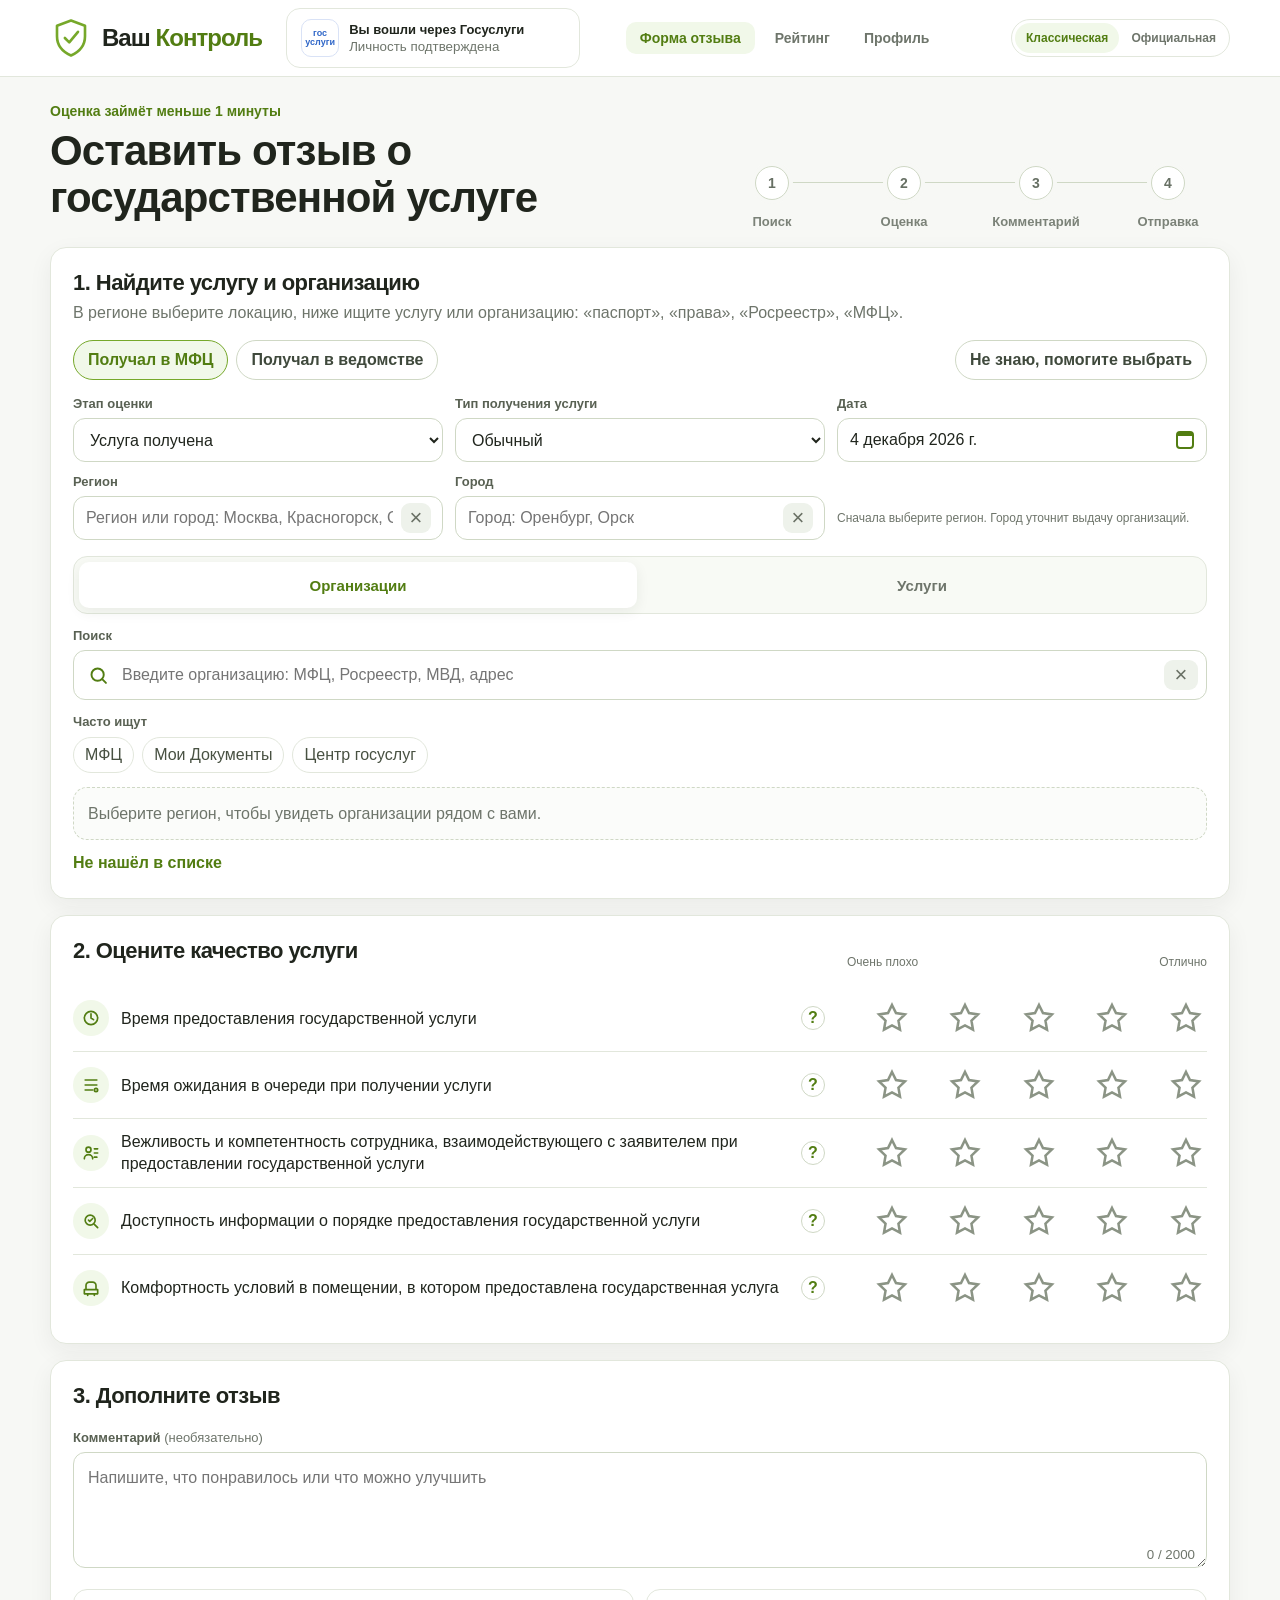
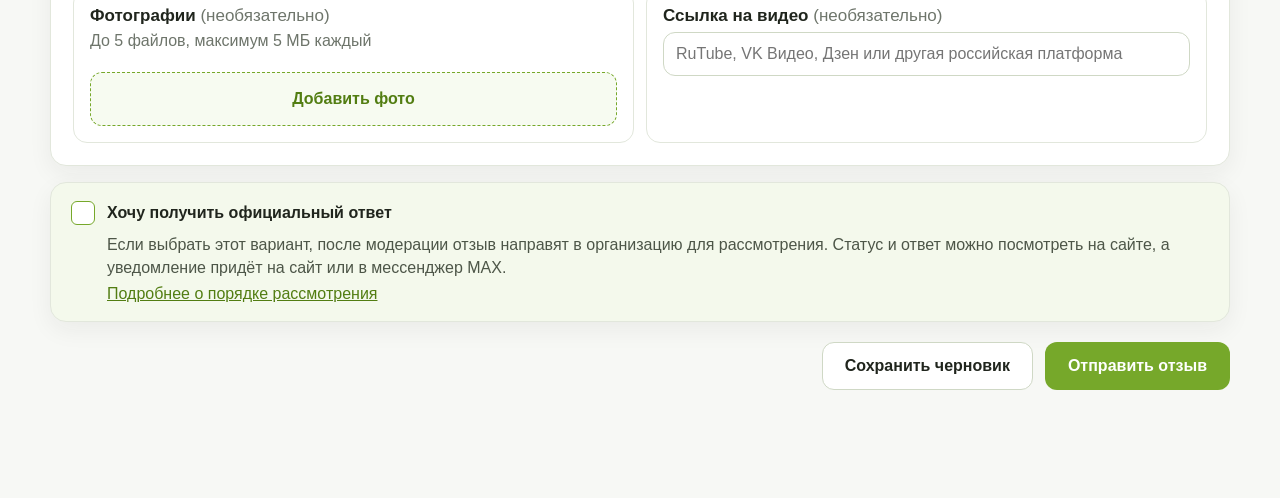
<file: index.html>
<!doctype html>
<html lang="ru">
<head>
  <meta charset="UTF-8" />
  <meta name="viewport" content="width=device-width, initial-scale=1.0" />
  <meta name="color-scheme" content="light" />
  <meta name="darkreader-lock" />
  <title>Ваш Контроль — форма отзыва</title>
  <link rel="icon" type="image/svg+xml" href="favicon.svg" />
  <link rel="stylesheet" href="styles.css" />
  <link rel="stylesheet" href="theme-gosuslugi.css" />
</head>
<body class="theme-classic">
  <header class="topbar">
    <div class="topbar__inner">
      <a class="brand" href="#" aria-label="Ваш Контроль">
        <span class="brand__icon" aria-hidden="true">
          <svg viewBox="0 0 48 48"><path d="M24 4 40 10v12c0 10.6-6.5 17.8-16 22C14.5 39.8 8 32.6 8 22V10L24 4Z"/><path d="m17 24 5 5 10-12"/></svg>
        </span>
        <span class="brand__name">Ваш <b>Контроль</b></span>
      </a>

      <div class="auth-pill">
        <span class="gos-logo">гос<br>услуги</span>
        <span><b>Вы вошли через Госуслуги</b><small>Личность подтверждена</small></span>
      </div>

      <nav class="nav-links">
        <a href="index.html" class="is-current">Форма отзыва</a>
        <a href="ratings.html">Рейтинг</a>
        <a href="profile.html">Профиль</a>
      </nav>

      <div class="topbar__tools">
        <div class="theme-switcher" aria-label="Цветовая тема">
          <button class="is-active" type="button" data-theme-option="classic" aria-pressed="true">Классическая</button>
          <button type="button" data-theme-option="official" aria-pressed="false">Официальная</button>
        </div>
        <button class="menu-btn" type="button" aria-label="Открыть меню"><span></span><span></span><span></span></button>
      </div>
    </div>
  </header>

  <main class="page">
    <section class="intro">
      <div>
        <p class="kicker">Оценка займёт меньше 1 минуты</p>
        <h1>Оставить отзыв о государственной услуге</h1>
        
      </div>
      <div class="steps" aria-label="Этапы формы">
        <span class="step is-active" data-step-indicator="search">1 <b>Поиск</b></span>
        <span class="step" data-step-indicator="rating">2 <b>Оценка</b></span>
        <span class="step" data-step-indicator="details">3 <b>Комментарий</b></span>
        <span class="step" data-step-indicator="send">4 <b>Отправка</b></span>
      </div>
    </section>

    <form id="reviewForm" class="review-form" novalidate>
      <section class="card search-card" aria-labelledby="searchTitle">
        <div class="card__head">
          <div>
            <h2 id="searchTitle">1. Найдите услугу и организацию</h2>
            <p>В регионе выберите локацию, ниже ищите услугу или организацию: «паспорт», «права», «Росреестр», «МФЦ».</p>
          </div>
          
        </div>

        <div class="controls-row" aria-label="Тип поиска">
          <label class="segmented"><input type="radio" name="searchMode" value="mfc" checked><span>Получал в МФЦ</span></label>
          <label class="segmented"><input type="radio" name="searchMode" value="department"><span>Получал в ведомстве</span></label>
          <label class="segmented segmented--fallback"><input type="radio" name="searchMode" value="any"><span>Не знаю, помогите выбрать</span></label>
        </div>

        <div class="meta-grid">
          <label class="field">
            <span>Этап оценки</span>
            <select id="stage">
              <option value="service_received">Услуга получена</option>
              <option value="application_submitted">Подано заявление</option>
              <option value="service_not_received">Услуга не получена</option>
            </select>
          </label>
          <label class="field">
            <span>Тип получения услуги</span>
            <select id="receiveType">
              <option value="offline">Обычный</option>
              <option value="online">Электронный</option>
            </select>
          </label>
          <label class="field field--date">
            <span>Дата</span>
            <button id="serviceDateButton" class="date-field" type="button" aria-expanded="false" aria-controls="datePicker">
              <span id="serviceDateText"></span>
              <span class="date-field__icon" aria-hidden="true"></span>
            </button>
            <input id="serviceDate" type="hidden" />
            <div id="datePicker" class="date-picker" hidden></div>
          </label>
          <label class="field field--region region-combobox">
            <span>Регион</span>
            <div class="combo">
              <input
                id="regionInput"
                autocomplete="off"
                placeholder="Регион или город: Москва, Красногорск, Оренбург"
                role="combobox"
                aria-expanded="false"
                aria-controls="regionDropdown"
                aria-describedby="regionHint"
              />
              <button id="clearRegion" type="button" aria-label="Очистить регион">×</button>
            </div>
            <div id="regionDropdown" class="combo-dropdown" hidden></div>
          </label>
          <label class="field field--city city-combobox">
            <span>Город</span>
            <div class="combo">
              <input
                id="cityInput"
                autocomplete="off"
                placeholder="Город: Оренбург, Орск"
                role="combobox"
                aria-expanded="false"
                aria-controls="cityDropdown"
              />
              <button id="clearCity" type="button" aria-label="Очистить город">×</button>
            </div>
            <div id="cityDropdown" class="combo-dropdown" hidden></div>
          </label>
          <div class="region-hint-cell">
            <small id="regionHint" class="field-hint" hidden></small>
          </div>
        </div>
        <p class="error" id="dateError" hidden>Проверьте дату получения услуги.</p>

        <div class="search-tabs" id="searchTabs" role="tablist" aria-label="Раздел поиска">
          <button class="search-tab is-active" type="button" role="tab" aria-selected="true" data-search-tab="organizations">Организации</button>
          <button class="search-tab" type="button" role="tab" aria-selected="false" data-search-tab="services">Услуги</button>
        </div>

        <div class="search-box">
          <label for="mainSearch">Поиск</label>
          <div class="search-input-wrap">
            <svg viewBox="0 0 24 24" aria-hidden="true"><circle cx="11" cy="11" r="7"/><path d="m16.5 16.5 4 4"/></svg>
            <input id="mainSearch" autocomplete="off" placeholder="Введите организацию: МФЦ, Росреестр, МВД, адрес" />
            <button id="clearSearch" type="button" aria-label="Очистить поиск">×</button>
          </div>
        </div>

        <div class="quick-tags-wrap" aria-label="Быстрые примеры поиска">
          <span class="quick-tags__title">Часто ищут</span>
          <div class="quick-tags" id="quickTags"></div>
        </div>

        <div class="search-results" id="searchResults" aria-live="polite"></div>

        <div class="search-footer-action">
          <button class="text-btn" id="reportCatalogProblem" type="button">Не нашёл в списке</button>
        </div>

        <div class="selected-box" id="selectedBox" hidden>
          <div class="selected-box__item selected-box__item--org">
            <span class="selected-box__badge selected-box__badge--org" aria-hidden="true">Организация</span>
            <div class="selected-box__content">
              <b id="selectedOrgName"></b>
              <small id="selectedOrgMeta"></small>
            </div>
          </div>
          <div class="selected-box__item selected-box__item--service">
            <span class="selected-box__badge" aria-hidden="true">Услуга</span>
            <div class="selected-box__content">
              <b id="selectedServiceName"></b>
              <small id="selectedServiceMeta"></small>
            </div>
          </div>
          <button class="selected-box__edit" type="button" id="changeSelection">Изменить</button>
        </div>
        <p class="error" id="selectionError" hidden>Выберите услугу и организацию из списка. Так отзыв будет привязан правильно.</p>
      </section>

      <section class="card rating-card" aria-labelledby="ratingTitle">
        <div class="card__head card__head--inline">
          <div>
            <h2 id="ratingTitle">2. Оцените качество услуги</h2>
            
          </div>
          <div class="scale-note"><span>Очень плохо</span><span>Отлично</span></div>
        </div>
        <div class="ratings" id="ratings"></div>
        <p class="error" id="ratingError" hidden>Поставьте оценку по каждому параметру.</p>
      </section>

      <section class="card details-card" aria-labelledby="detailsTitle">
        <div class="card__head">
          <div>
            <h2 id="detailsTitle">3. Дополните отзыв</h2>
            
          </div>

        </div>

        <label class="field field--textarea">
          <span>Комментарий <em>(необязательно)</em></span>
          <textarea id="comment" maxlength="2000" placeholder="Напишите, что понравилось или что можно улучшить"></textarea>
          <small><span id="commentCounter">0</span> / 2000</small>
        </label>

        <div class="details-grid">
          <section class="mini-card">
            <h3>Фотографии <span>(необязательно)</span></h3>
            <p>До 5 файлов, максимум 5 МБ каждый</p>
            <div class="photos" id="photosPreview"></div>
            <label class="upload-zone" id="photoZone">
              <input id="photos" type="file" accept="image/*" multiple />
              <span>Добавить фото</span>
            </label>
            <p class="error" id="photoError" hidden>Можно добавить до 5 изображений по 5 МБ.</p>
          </section>

          <section class="mini-card">
            <h3>Ссылка на видео <span>(необязательно)</span></h3>
            <label class="field field--plain">
              <input id="video" type="url" placeholder="RuTube, VK Видео, Дзен или другая российская платформа" />
            </label>
            <p class="error" id="videoError" hidden>Проверьте ссылку на видео.</p>
          </section>
        </div>
      </section>

      <section class="notice-card" aria-labelledby="officialAnswerTitle">
        <label class="check-row">
          <input id="officialAnswer" type="checkbox" />
          <span aria-hidden="true"></span>
          <b id="officialAnswerTitle">Хочу получить официальный ответ</b>
        </label>
        <div class="moderation" id="moderationNotice" hidden>
          <svg viewBox="0 0 48 48" aria-hidden="true"><path d="M24 4 40 10v12c0 10.6-6.5 17.8-16 22C14.5 39.8 8 32.6 8 22V10L24 4Z"/><path d="m17 24 5 5 10-12"/></svg>
          <span>Отзыв проверит модератор. После проверки он появится на портале.</span>
        </div>
        <p>Если выбрать этот вариант, после модерации отзыв направят в организацию для рассмотрения. Статус и ответ можно посмотреть на сайте, а уведомление придёт на сайт или в мессенджер MAX.</p>
        <a href="#" onclick="return false;">Подробнее о порядке рассмотрения</a>
      </section>

      <div class="form-actions">
        <div class="action-buttons">
          <button class="btn btn--secondary" type="button" id="saveDraft">Сохранить черновик</button>
          <button class="btn btn--primary" type="submit">Отправить отзыв</button>
        </div>
      </div>
    </form>
  </main>

  <dialog id="resultDialog" class="dialog">
    <div class="dialog__content">
      <button class="dialog__close" id="closeDialog" type="button" aria-label="Закрыть">×</button>
      <span class="dialog__icon" aria-hidden="true">✓</span>
      <h2>Отзыв отправлен</h2>
      <p>Спасибо. Отзыв принят и отправлен на модерацию.</p>
      <p class="dialog-status">Дальше вы сможете посмотреть статус отзыва на сайте. Если подключены уведомления, сообщение также придёт в мессенджер MAX.</p>
      <div class="dialog__badge" id="dialogBadge" hidden></div>
      <pre id="payload" hidden></pre>
      <div class="dialog__buttons">
        <button class="btn btn--secondary" type="button" id="editAgain">Вернуться к форме</button>
        <button class="btn btn--primary" type="button" id="resetForm">Очистить форму</button>
      </div>
      <p class="dialog-links"><a href="profile.html">Профиль и достижения</a> · <a href="ratings.html">Рейтинг организаций</a></p>
    </div>
  </dialog>

  <dialog id="catalogDialog" class="dialog">
    <div class="dialog__content dialog__content--small">
      <button class="dialog__close" id="closeCatalogDialog" type="button" aria-label="Закрыть">×</button>
      <h2>Не нашли услугу или организацию?</h2>
      <p>Опишите, что вы искали. Сообщение поможет уточнить справочник услуг и организаций.</p>
      <label class="field field--textarea">
        <span>Что вы искали</span>
        <textarea id="catalogProblemText" maxlength="500" placeholder="Например: МФЦ на улице..., услуга..., ведомство..."></textarea>
      </label>
      <button class="btn btn--primary" id="sendCatalogProblem" type="button">Отправить сообщение</button>
    </div>
  </dialog>

  <div class="toast" id="toast" role="status" aria-live="polite"></div>

  <script src="script.js"></script>
</body>
</html>
</file>
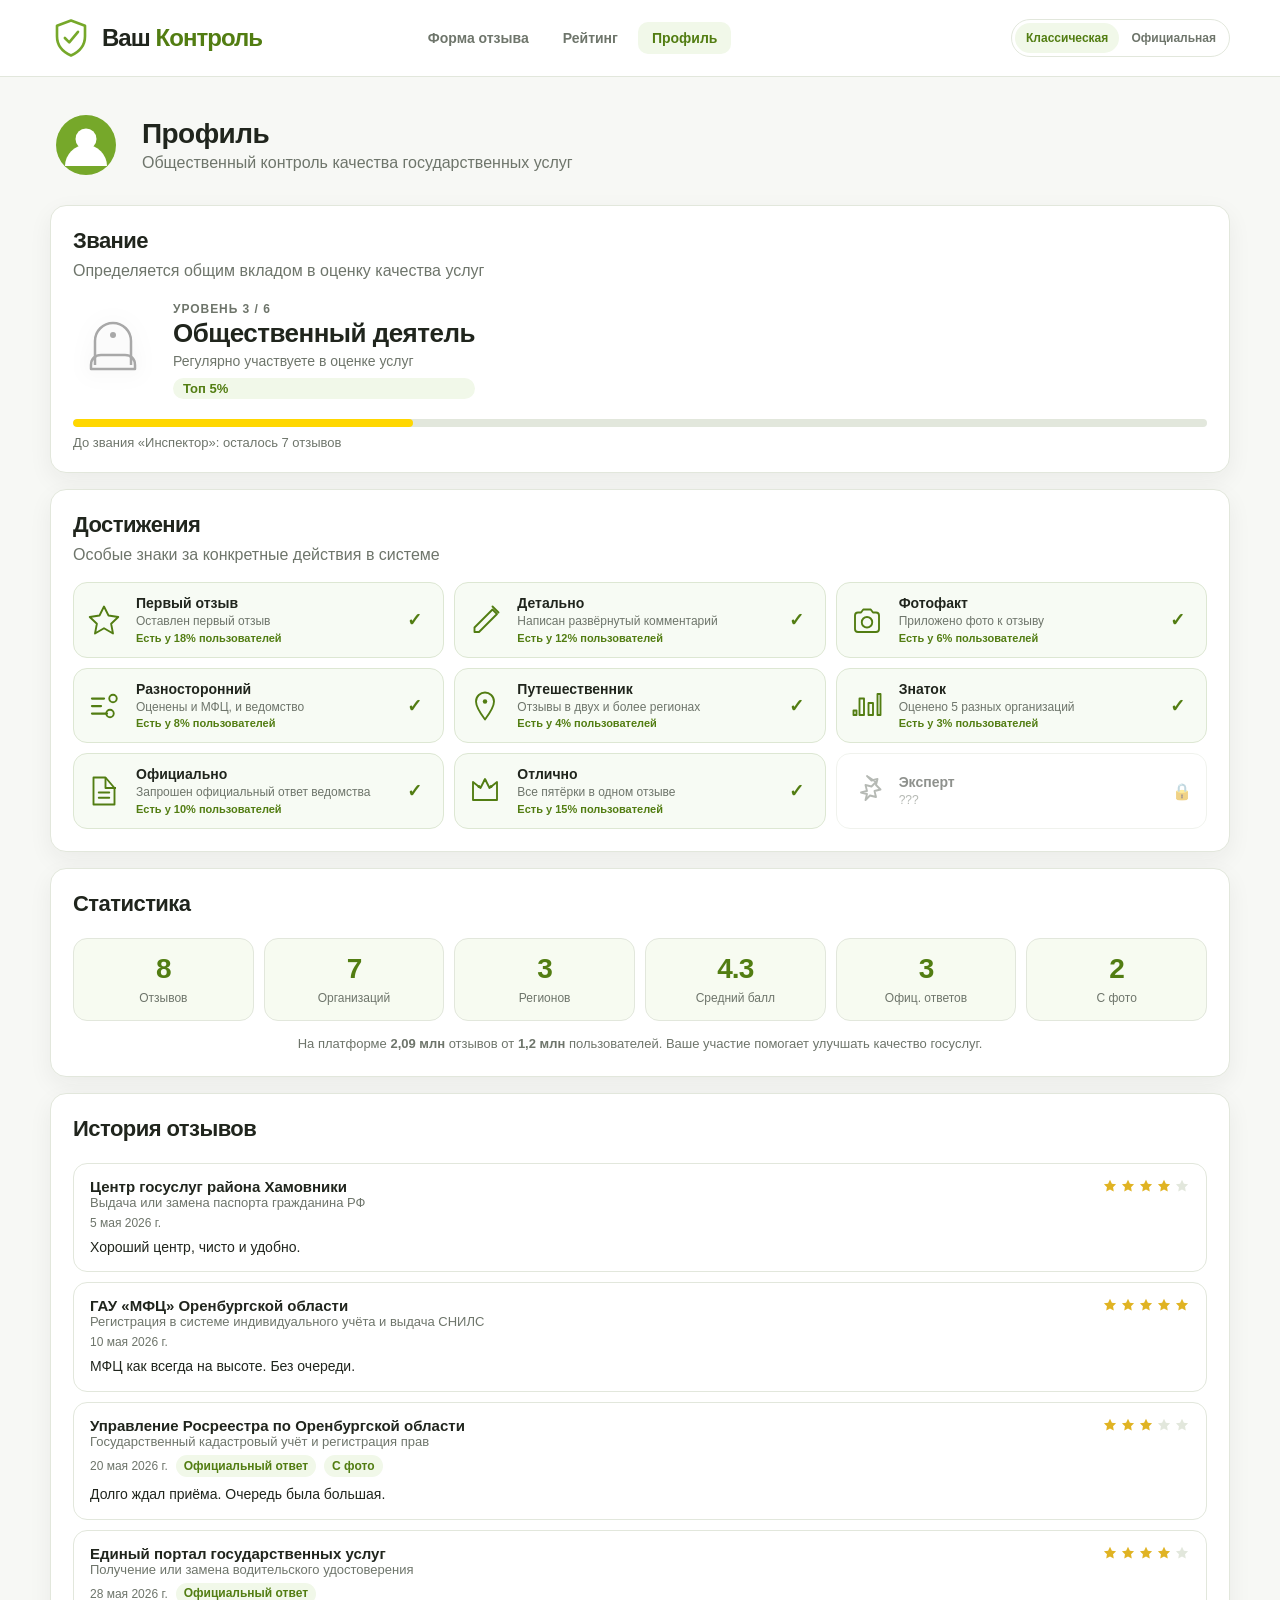
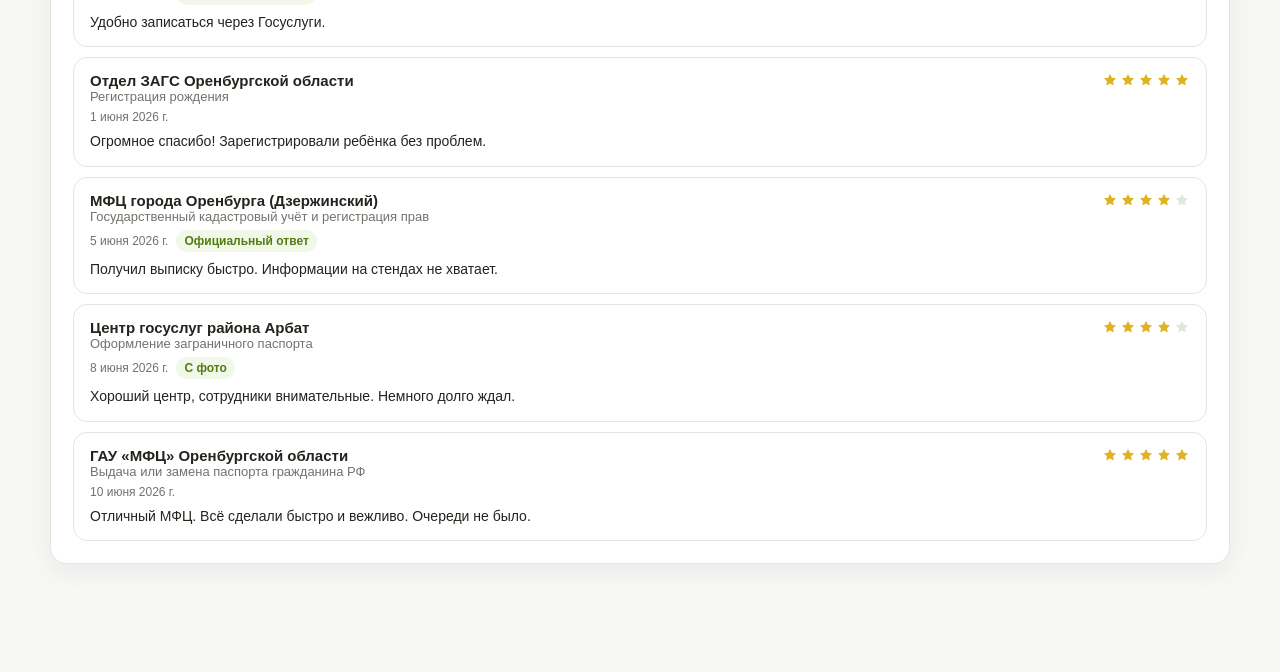
<file: profile.html>
<!doctype html>
<html lang="ru">
<head>
  <meta charset="UTF-8" />
  <meta name="viewport" content="width=device-width, initial-scale=1.0" />
  <meta name="color-scheme" content="light" />
  <meta name="darkreader-lock" />
  <title>Ваш Контроль — профиль</title>
  <link rel="icon" type="image/svg+xml" href="favicon.svg" />
  <link rel="stylesheet" href="styles.css" />
  <link rel="stylesheet" href="theme-gosuslugi.css" />
  <link rel="stylesheet" href="profile.css" />
</head>
<body class="theme-classic">
  <header class="topbar">
    <div class="topbar__inner">
      <a class="brand" href="index.html" aria-label="Ваш Контроль">
        <span class="brand__icon" aria-hidden="true">
          <svg viewBox="0 0 48 48"><path d="M24 4 40 10v12c0 10.6-6.5 17.8-16 22C14.5 39.8 8 32.6 8 22V10L24 4Z"/><path d="m17 24 5 5 10-12"/></svg>
        </span>
        <span class="brand__name">Ваш <b>Контроль</b></span>
      </a>

      <nav class="nav-links">
        <a href="index.html">Форма отзыва</a>
        <a href="ratings.html">Рейтинг</a>
        <a href="profile.html" class="is-current">Профиль</a>
      </nav>

      <div class="topbar__tools">
        <div class="theme-switcher" aria-label="Цветовая тема">
          <button class="is-active" type="button" data-theme-option="classic" aria-pressed="true">Классическая</button>
          <button type="button" data-theme-option="official" aria-pressed="false">Официальная</button>
        </div>
      </div>
    </div>
  </header>

  <main class="page profile-page">
    <div class="profile-head">
      <div class="profile-avatar">
        <svg viewBox="0 0 48 48" aria-hidden="true"><circle cx="24" cy="24" r="20" fill="currentColor"/><circle cx="24" cy="20" r="7" fill="#fff"/><path d="M10 38a14 14 0 0 1 28 0" fill="#fff"/></svg>
      </div>
      <div>
        <h1>Профиль</h1>
        <p class="profile-subtitle">Общественный контроль качества государственных услуг</p>
      </div>
    </div>

    <section class="rank-section card" aria-labelledby="rankTitle">
      <div class="card__head">
        <div>
          <h2 id="rankTitle">Звание</h2>
          <p>Определяется общим вкладом в оценку качества услуг</p>
        </div>
      </div>
      <div class="rank-main" id="rankMain">
        <div class="rank-icon" id="rankIcon"></div>
        <div class="rank-info">
          <span class="rank-level" id="rankLevel">—</span>
          <span class="rank-title" id="rankTitleText">—</span>
          <span class="rank-desc" id="rankDesc"></span>
          <span class="rank-top" id="rankTop"></span>
        </div>
      </div>
      <div class="rank-progress" id="rankProgress">
        <div class="rank-progress__bar">
          <div class="rank-progress__fill" id="rankProgressFill"></div>
        </div>
        <span class="rank-progress__label" id="rankProgressLabel"></span>
      </div>
    </section>

    <section class="achievements-section card" aria-labelledby="achievementsTitle">
      <div class="card__head">
        <div>
          <h2 id="achievementsTitle">Достижения</h2>
          <p>Особые знаки за конкретные действия в системе</p>
        </div>
      </div>
      <div class="achievements-grid" id="achievementsGrid"></div>
    </section>

    <section class="stats-section card" aria-labelledby="statsTitle">
      <div class="card__head">
        <div>
          <h2 id="statsTitle">Статистика</h2>
        </div>
      </div>
      <div class="stats-grid" id="statsGrid">
        <div class="stat-card">
          <span class="stat-value" id="statReviews">0</span>
          <span class="stat-label">Отзывов</span>
        </div>
        <div class="stat-card">
          <span class="stat-value" id="statOrgs">0</span>
          <span class="stat-label">Организаций</span>
        </div>
        <div class="stat-card">
          <span class="stat-value" id="statRegions">0</span>
          <span class="stat-label">Регионов</span>
        </div>
        <div class="stat-card">
          <span class="stat-value" id="statAvgRating">—</span>
          <span class="stat-label">Средний балл</span>
        </div>
        <div class="stat-card">
          <span class="stat-value" id="statOfficialAnswers">0</span>
          <span class="stat-label">Офиц. ответов</span>
        </div>
        <div class="stat-card">
          <span class="stat-value" id="statPhotos">0</span>
          <span class="stat-label">С фото</span>
        </div>
      </div>
      <p class="stats-context">На платформе <strong>2,09 млн</strong> отзывов от <strong>1,2 млн</strong> пользователей. Ваше участие помогает улучшать качество госуслуг.</p>
    </section>

    <section class="reviews-section card" aria-labelledby="historyTitle">
      <div class="card__head">
        <div>
          <h2 id="historyTitle">История отзывов</h2>
        </div>
      </div>
      <div id="reviewHistory" class="review-history">
        <div class="empty-result">Отзывов пока нет. Отправьте первый отзыв через форму.</div>
      </div>
    </section>
  </main>

  <script src="profile.js"></script>
  <script src="theme.js"></script>
</body>
</html>
</file>
<file: styles.css>
[hidden] { display: none !important; }

/* Базовые переменные темы и общие правила страницы. */
:root {
  color-scheme: light;
  --green: #76a82a;
  --green-dark: #527d12;
  --green-soft: #f1f8e9;
  --green-soft-2: #f7fbf1;
  --text: #20251d;
  --muted: #6e756b;
  --line: #e2e7dc;
  --line-strong: #cfd8c5;
  --bg: #f7f8f5;
  --card: #ffffff;
  --danger: #b94848;
  --shadow: 0 8px 24px rgba(31, 42, 31, 0.06);
  --radius: 16px;
  font-family: Inter, -apple-system, BlinkMacSystemFont, "Segoe UI", Roboto, Arial, sans-serif;
}

* { box-sizing: border-box; }
html {
  scroll-behavior: smooth;
  color-scheme: light;
}
body {
  margin: 0;
  min-height: 100vh;
  color: var(--text);
  background: var(--bg);
}
button, input, select, textarea { font: inherit; }
button { cursor: pointer; }
a { color: var(--green-dark); }
.visually-hidden {
  position: absolute !important;
  width: 1px;
  height: 1px;
  padding: 0;
  margin: -1px;
  overflow: hidden;
  clip: rect(0, 0, 0, 0);
  white-space: nowrap;
  border: 0;
}

/* Шапка с брендом и статусом авторизации через Госуслуги. */
.topbar {
  position: sticky;
  top: 0;
  z-index: 20;
  background: rgba(255, 255, 255, 0.94);
  border-bottom: 1px solid var(--line);
  backdrop-filter: blur(14px);
}
.topbar__inner {
  width: min(1180px, calc(100% - 40px));
  min-height: 76px;
  margin: 0 auto;
  display: flex;
  align-items: center;
  justify-content: space-between;
  gap: 24px;
}
.brand {
  display: inline-flex;
  align-items: center;
  color: inherit;
  text-decoration: none;
}
.brand__icon {
  width: 42px;
  height: 42px;
  display: grid;
  place-items: center;
  margin-right: 10px;
  color: var(--green);
}
.brand__icon svg, .moderation svg {
  width: 100%;
  height: 100%;
  fill: none;
  stroke: currentColor;
  stroke-width: 3;
  stroke-linecap: round;
  stroke-linejoin: round;
}
.brand__name {
  font-size: 24px;
  font-weight: 800;
  letter-spacing: -0.04em;
  white-space: nowrap;
}
.brand__name b { color: var(--green-dark); }
.auth-pill {
  display: flex;
  align-items: center;
  gap: 10px;
  min-width: 294px;
  padding: 10px 14px;
  border: 1px solid var(--line);
  border-radius: 14px;
  background: #fff;
}
.auth-pill b, .auth-pill small { display: block; }
.auth-pill b { font-size: 13px; }
.auth-pill small { color: var(--muted); margin-top: 2px; }
.gos-logo {
  width: 38px;
  height: 38px;
  display: grid;
  place-items: center;
  border: 1px solid #d9e2f6;
  border-radius: 10px;
  color: #2f66c8;
  font-size: 9px;
  font-weight: 800;
  line-height: 0.95;
  text-align: center;
}
.topbar__tools {
  display: inline-flex;
  align-items: center;
  gap: 12px;
  margin-left: auto;
}
.theme-switcher {
  display: inline-grid;
  grid-template-columns: 1fr 1fr;
  gap: 2px;
  padding: 3px;
  border: 1px solid var(--line);
  border-radius: 999px;
  background: #fff;
}
.theme-switcher button {
  min-height: 30px;
  padding: 0 10px;
  border: 0;
  border-radius: 999px;
  background: transparent;
  color: var(--muted);
  font-size: 12px;
  font-weight: 800;
}
.theme-switcher button.is-active {
  background: var(--green-soft);
  color: var(--green-dark);
}
.nav-links {
  display: flex;
  align-items: center;
  gap: 6px;
  margin: 0 auto;
}
.nav-links a {
  padding: 8px 14px;
  border-radius: 10px;
  color: var(--muted);
  font-size: 14px;
  font-weight: 700;
  text-decoration: none;
  white-space: nowrap;
}
.nav-links a:hover { color: var(--green-dark); background: var(--green-soft); }
.nav-links a.is-current {
  color: var(--green-dark);
  background: var(--green-soft);
}
.menu-btn {
  display: none;
  width: 44px;
  height: 44px;
  border: 0;
  background: transparent;
}
.menu-btn span {
  display: block;
  width: 24px;
  height: 2px;
  margin: 5px auto;
  border-radius: 4px;
  background: #42493f;
}

/* Основная сетка страницы: заголовок, индикатор шагов и карточки формы. */
.page {
  width: min(1180px, calc(100% - 40px));
  margin: 0 auto;
  padding: 26px 0 108px;
}
.intro {
  display: grid;
  grid-template-columns: minmax(0, 1fr) 520px;
  align-items: end;
  gap: 32px;
  margin-bottom: 18px;
}
.kicker {
  margin: 0 0 8px;
  color: var(--green-dark);
  font-weight: 700;
  font-size: 14px;
}
h1, h2, h3, p { margin-top: 0; }
h1 {
  margin-bottom: 8px;
  font-size: clamp(28px, 4vw, 42px);
  line-height: 1.12;
  letter-spacing: -0.02em;
  font-weight: 780;
  text-wrap: balance;
}
.intro p:last-child {
  max-width: 650px;
  margin-bottom: 0;
  color: var(--muted);
  line-height: 1.5;
}
.steps {
  display: grid;
  grid-template-columns: repeat(4, 1fr);
  gap: 8px;
}
.step {
  position: relative;
  display: flex;
  flex-direction: column;
  align-items: center;
  justify-content: flex-start;
  gap: 7px;
  min-height: 48px;
  color: #7b8278;
  font-size: 0;
  font-weight: 700;
  text-align: center;
}
.step b {
  font-size: 13px;
  font-weight: 650;
}
.step::before {
  content: "";
  position: absolute;
  top: 16px;
  right: 50%;
  width: 100%;
  height: 1px;
  background: var(--line-strong);
  z-index: -1;
}
.step:first-child::before { display: none; }
.step::after {
  display: grid;
  place-items: center;
  order: -1;
  width: 32px;
  height: 32px;
  border: 1px solid var(--line-strong);
  border-radius: 50%;
  background: #fff;
  color: #677064;
  box-shadow: 0 0 0 4px var(--bg);
  font-size: 14px;
  font-weight: 800;
}
.step:nth-child(1)::after { content: "1"; }
.step:nth-child(2)::after { content: "2"; }
.step:nth-child(3)::after { content: "3"; }
.step:nth-child(4)::after { content: "4"; }
.step.is-active { color: var(--green-dark); }
.step.is-active::after {
  border-color: var(--green);
  background: #fff;
  color: var(--green-dark);
}
.step.is-done { color: var(--green-dark); }
.step.is-done::after {
  content: "✓";
  border-color: var(--green-dark);
  background: var(--green-dark);
  color: #fff;
}

.review-form { display: grid; gap: 16px; }
.card, .notice-card {
  background: var(--card);
  border: 1px solid var(--line);
  border-radius: var(--radius);
  box-shadow: var(--shadow);
}
.card { padding: 22px; }
.card__head {
  display: flex;
  align-items: flex-start;
  justify-content: space-between;
  gap: 18px;
  margin-bottom: 16px;
}
.card__head h2 { margin-bottom: 5px; font-size: 22px; letter-spacing: -0.025em; }
.card__head p { margin-bottom: 0; color: var(--muted); line-height: 1.45; }
.card__head--inline { align-items: end; }
.text-btn {
  border: 0;
  background: transparent;
  padding: 4px 0;
  color: var(--green-dark);
  font-weight: 700;
  white-space: nowrap;
}
.text-btn:hover { text-decoration: underline; }

/* Блок поиска: режим получения, служебные поля, строка поиска и быстрые примеры. */
.controls-row {
  display: flex;
  flex-wrap: wrap;
  gap: 8px;
  margin-bottom: 16px;
}
.segmented--fallback { margin-left: auto; }
.segmented input { position: absolute; opacity: 0; pointer-events: none; }
.segmented span {
  display: block;
  padding: 10px 14px;
  border: 1px solid var(--line-strong);
  border-radius: 999px;
  color: #3f493c;
  background: #fff;
  font-weight: 650;
}
.segmented input:checked + span {
  border-color: var(--green);
  background: var(--green-soft);
  color: var(--green-dark);
}
.meta-grid {
  display: grid;
  grid-template-columns: repeat(3, minmax(0, 1fr));
  gap: 12px;
  margin-bottom: 16px;
}
.field {
  display: grid;
  gap: 7px;
}
.field > span, .search-box > label {
  color: #596153;
  font-size: 13px;
  font-weight: 700;
}
.field input, .field select, .field textarea, .search-input-wrap, .combo, .date-field {
  width: 100%;
  border: 1px solid var(--line-strong);
  border-radius: 12px;
  background: #fff;
  color: var(--text);
}
.field input, .field select {
  height: 44px;
  padding: 0 12px;
}
.field textarea {
  min-height: 116px;
  resize: vertical;
  padding: 13px 14px 26px;
  line-height: 1.45;
}
.field em { color: var(--muted); font-style: normal; font-weight: 500; }
.field small {
  justify-self: end;
  margin-top: -28px;
  margin-right: 12px;
  color: var(--muted);
  pointer-events: none;
}
.field .field-hint {
  justify-self: start;
  margin: 0;
  color: var(--muted);
  pointer-events: auto;
}
.region-hint-cell {
  align-self: end;
  min-height: 44px;
  display: flex;
  align-items: center;
  color: var(--muted);
  font-size: 13px;
  line-height: 1.35;
}
.region-hint-cell .field-hint {
  margin: 0;
}
.field--plain input { padding: 0 12px; }
.region-combobox, .city-combobox, .field--date { position: relative; }
.combo {
  display: grid;
  grid-template-columns: 1fr 34px;
  align-items: center;
  gap: 8px;
  min-height: 44px;
  padding: 0 7px 0 12px;
}
.combo input {
  min-width: 0;
  height: 42px;
  padding: 0;
  border: 0;
  outline: none;
}
.combo button {
  width: 30px;
  height: 30px;
  border: 0;
  border-radius: 9px;
  background: #eef2eb;
  color: #697064;
  font-size: 22px;
  line-height: 1;
}
.combo-dropdown {
  position: absolute;
  top: calc(100% + 6px);
  left: 0;
  right: 0;
  z-index: 25;
  max-height: 280px;
  overflow-y: auto;
  padding: 6px;
  border: 1px solid var(--line);
  border-radius: 14px;
  background: #fff;
  box-shadow: 0 18px 48px rgba(31, 42, 31, 0.16);
}
.combo-option {
  width: 100%;
  display: flex;
  flex-direction: column;
  align-items: flex-start;
  gap: 3px;
  min-height: 54px;
  padding: 9px 10px;
  border: 0;
  border-radius: 10px;
  background: transparent;
  color: var(--text);
  text-align: left;
}
.combo-option strong {
  max-width: 100%;
  line-height: 1.25;
  white-space: normal;
  overflow-wrap: anywhere;
}
.combo-option:hover, .combo-option.is-active {
  background: var(--green-soft);
}
.combo-option small, .combo-empty {
  color: var(--muted);
  font-size: 13px;
  line-height: 1.25;
  white-space: normal;
  overflow-wrap: anywhere;
}
.combo-option small {
  justify-self: auto;
  margin: 0;
  pointer-events: auto;
}
.combo-empty { padding: 10px; }
.date-field {
  min-height: 44px;
  display: flex;
  align-items: center;
  justify-content: space-between;
  gap: 10px;
  padding: 0 12px;
  text-align: left;
}
.date-field:hover, .date-field:focus-visible, .combo:focus-within {
  border-color: var(--green);
  box-shadow: 0 0 0 3px rgba(118, 168, 42, 0.13);
  outline: none;
}
.date-field__icon {
  width: 18px;
  height: 18px;
  border: 2px solid var(--green-dark);
  border-top-width: 5px;
  border-radius: 4px;
  flex: 0 0 auto;
}
.date-picker {
  position: absolute;
  top: calc(100% + 6px);
  left: 0;
  z-index: 24;
  width: min(340px, 100vw - 32px);
  padding: 12px;
  border: 1px solid var(--line);
  border-radius: 16px;
  background: #fff;
  box-shadow: 0 18px 48px rgba(31, 42, 31, 0.16);
}
.date-picker__head {
  display: grid;
  grid-template-columns: 36px 1fr 36px;
  align-items: center;
  gap: 8px;
  margin-bottom: 10px;
  text-align: center;
}
.date-picker__head button {
  height: 36px;
  border: 1px solid var(--line);
  border-radius: 10px;
  background: #fff;
  color: var(--green-dark);
  font-size: 22px;
}
.date-picker__head button:disabled {
  opacity: 0.35;
  cursor: default;
}
.date-picker__week, .date-picker__grid {
  display: grid;
  grid-template-columns: repeat(7, 1fr);
  gap: 4px;
}
.date-picker__week {
  margin-bottom: 4px;
  color: var(--muted);
  font-size: 12px;
  font-weight: 700;
  text-align: center;
}
.date-picker__grid button, .date-picker__blank {
  min-height: 36px;
  border-radius: 9px;
}
.date-picker__grid button {
  border: 0;
  background: #f7faf4;
  color: var(--text);
  font-weight: 700;
}
.date-picker__grid button:hover, .date-picker__grid button:focus-visible {
  background: var(--green-soft);
  outline: none;
}
.date-picker__grid button.is-selected {
  background: var(--green);
  color: #fff;
}
.date-picker__grid button:disabled {
  opacity: 0.35;
  cursor: default;
}
.search-box { display: grid; gap: 7px; }
.search-tabs {
  display: grid;
  grid-template-columns: 1fr 1fr;
  gap: 6px;
  margin: 2px 0 14px;
  padding: 5px;
  border: 1px solid var(--line);
  border-radius: 14px;
  background: #f8faf5;
}
.search-tab {
  min-height: 46px;
  border: 0;
  border-radius: 10px;
  background: transparent;
  color: var(--muted);
  font-weight: 850;
  font-size: 15px;
}
.search-tab.is-active {
  background: #fff;
  color: var(--green-dark);
  box-shadow: 0 4px 14px rgba(31, 42, 31, 0.07);
}
.search-input-wrap {
  display: grid;
  grid-template-columns: 24px 1fr 34px;
  align-items: center;
  gap: 8px;
  min-height: 50px;
  padding: 0 8px 0 14px;
}
.search-input-wrap svg {
  width: 21px;
  height: 21px;
  fill: none;
  stroke: var(--green-dark);
  stroke-width: 2.2;
  stroke-linecap: round;
}
.search-input-wrap input {
  border: 0;
  outline: none;
  min-width: 0;
  height: 48px;
}
.search-input-wrap button {
  border: 0;
  background: #eef2eb;
  color: #697064;
  border-radius: 9px;
  height: 30px;
  font-size: 22px;
  line-height: 1;
}
.quick-tags-wrap {
  display: grid;
  gap: 8px;
  margin: 14px 0 4px;
}
.quick-tags__title {
  color: #596153;
  font-size: 13px;
  font-weight: 700;
}
.quick-tags {
  display: flex;
  flex-wrap: wrap;
  gap: 8px;
}
.quick-tags button {
  border: 1px solid var(--line);
  border-radius: 999px;
  padding: 8px 11px;
  color: #485142;
  background: #fff;
}
.quick-tags button:hover { border-color: var(--green); color: var(--green-dark); }
.search-footer-action { margin-top: 10px; }

.field--region input[readonly] {
  background: var(--green-soft-2);
  color: var(--green-dark);
  font-weight: 700;
}
.field-hint {
  min-height: 16px;
  color: var(--muted);
  font-size: 12px;
}
/* Списки выбора услуги и организации, включая результаты поиска. */
.browse-tabs {
  display: inline-grid;
  grid-template-columns: 1fr 1fr;
  gap: 4px;
  width: min(360px, 100%);
  padding: 4px;
  border: 1px solid var(--line);
  border-radius: 12px;
  background: #f8faf5;
}
.browse-tab {
  min-height: 38px;
  border: 0;
  border-radius: 9px;
  background: transparent;
  color: var(--muted);
  font-weight: 800;
}
.browse-tab.is-active {
  background: #fff;
  color: var(--green-dark);
  box-shadow: 0 3px 10px rgba(31, 42, 31, 0.06);
}

.search-results {
  display: grid;
  gap: 9px;
  margin-top: 14px;
}
.browse-list {
  display: grid;
  gap: 9px;
  max-height: 540px;
  overflow-y: auto;
  -webkit-overflow-scrolling: touch;
  overscroll-behavior: contain;
  touch-action: pan-y;
  padding-right: 4px;
  scrollbar-width: thin;
  scrollbar-color: var(--line-strong) transparent;
}
.browse-list::-webkit-scrollbar { width: 8px; }
.browse-list::-webkit-scrollbar-thumb { background: var(--line-strong); border-radius: 999px; }

.results-head {
  display: grid;
  gap: 4px;
  margin: 4px 0 2px;
}
.results-head h3 { margin: 0; font-size: 16px; }
.results-head p { margin: 0; color: var(--muted); font-size: 14px; }
.results-head--stack { gap: 10px; }
.result-row--org { cursor: pointer; }
.result-pick { min-width: 120px; }
.result-row {
  width: 100%;
  display: grid;
  grid-template-columns: 1fr;
  gap: 12px;
  align-items: start;
  min-height: 68px;
  padding: 13px 14px;
  border: 1px solid var(--line);
  border-radius: 14px;
  background: #fff;
  text-align: left;
  line-height: 1.3;
  touch-action: pan-y;
}
.result-row:hover, .result-row:focus-visible {
  border-color: var(--green);
  box-shadow: 0 0 0 3px rgba(118, 168, 42, 0.13);
  outline: none;
}
.result-row > span {
  min-width: 0;
  display: grid;
  gap: 8px;
}
.result-row strong {
  display: block;
  margin: 0;
  color: var(--text);
  font-size: 16px;
  line-height: 1.28;
  white-space: normal;
  overflow-wrap: anywhere;
  word-break: normal;
}
.result-row small {
  display: block;
  margin: 0;
  color: var(--muted);
  line-height: 1.35;
  white-space: normal;
  overflow-wrap: anywhere;
}
.result-reviews-inline {
  display: none;
  color: var(--muted);
  line-height: 1.25;
}
.result-tags {
  display: flex;
  flex-wrap: wrap;
  gap: 6px;
  align-items: flex-start;
  width: 100%;
  margin-top: 0;
  padding-bottom: 1px;
}
.tag {
  display: inline-flex;
  align-items: center;
  max-width: 100%;
  min-height: 22px;
  padding: 3px 8px;
  border-radius: 999px;
  background: #f1f3ef;
  color: #5b6357;
  font-size: 12px;
  font-weight: 700;
  line-height: 1.2;
  white-space: normal;
  overflow-wrap: anywhere;
}
.tag--green { background: var(--green-soft); color: var(--green-dark); }
.result-score { display: none; }
.empty-result {
  padding: 14px;
  border: 1px dashed var(--line-strong);
  border-radius: 14px;
  background: #fbfcfa;
  color: var(--muted);
  line-height: 1.45;
}
.empty-result--soft {
  border-style: solid;
  background: var(--green-soft-2);
}
.empty-result--error { color: var(--danger); }
/* Краткое подтверждение выбранной пары "услуга + организация". */
.selected-box {
  display: grid;
  grid-template-columns: minmax(0, 1fr) minmax(0, 1fr) auto;
  gap: 12px;
  align-items: stretch;
  margin-top: 16px;
  padding: 12px;
  border-radius: 14px;
  background: #f7faf4;
  border: 1px solid #dde7d3;
}
.selected-box__item {
  display: grid;
  grid-template-columns: auto 1fr;
  gap: 12px;
  align-items: start;
  min-width: 0;
  padding: 12px 14px;
  border-radius: 12px;
  background: #fff;
  border: 1px solid var(--line);
}
.selected-box__item.is-missing {
  border-style: dashed;
  background: #fbfcfa;
}
.selected-box__item.is-missing .selected-box__badge {
  background: #f1f3ef;
  color: #687064;
}
.selected-box__item.is-missing b {
  color: var(--muted);
}
.selected-box__badge {
  display: inline-flex;
  align-items: center;
  min-height: 28px;
  padding: 0 10px;
  border-radius: 999px;
  background: var(--green-soft);
  color: var(--green-dark);
  font-size: 12px;
  font-weight: 800;
  white-space: nowrap;
}
.selected-box__badge--org {
  background: #fff4ec;
  color: #a85522;
}
.selected-box__content {
  min-width: 0;
}
.selected-box__content b {
  display: block;
  margin: 1px 0 4px;
  font-size: 15px;
  line-height: 1.35;
}
.selected-box__content small {
  display: block;
  color: var(--muted);
  line-height: 1.35;
}
.selected-box__edit {
  align-self: center;
  min-height: 44px;
  padding: 0 16px;
  border: 1px solid var(--line-strong);
  border-radius: 12px;
  background: #fff;
  color: var(--green-dark);
  font-weight: 700;
}
.selected-box__edit:hover { border-color: var(--green); }

/* Обязательные оценки: пять параметров, звёзды и подсказки к вопросам. */
.scale-note {
  width: min(360px, 42%);
  display: flex;
  justify-content: space-between;
  color: var(--muted);
  font-size: 12px;
}
.ratings { display: grid; }
.rating-row {
  display: grid;
  grid-template-columns: minmax(260px, 1fr) minmax(250px, 360px);
  gap: 18px;
  align-items: center;
  padding: 12px 0;
  border-top: 1px solid var(--line);
}
.rating-row:first-child { border-top: 0; }
.rating-row.has-error { background: #fff8f8; border-radius: 10px; padding-inline: 10px; }
.rating-question {
  display: grid;
  grid-template-columns: 38px 1fr 28px;
  gap: 10px;
  align-items: center;
}
.question-icon {
  width: 36px;
  height: 36px;
  display: grid;
  place-items: center;
  border-radius: 50%;
  background: var(--green-soft);
  color: var(--green-dark);
}
.question-icon svg {
  width: 20px;
  height: 20px;
  fill: none;
  stroke: currentColor;
  stroke-width: 2;
  stroke-linecap: round;
  stroke-linejoin: round;
}
.rating-question p { margin: 0; line-height: 1.35; }
.help-dot {
  width: 24px;
  height: 24px;
  border: 1px solid var(--line-strong);
  border-radius: 50%;
  background: #fff;
  color: var(--green-dark);
  font-weight: 800;
}
.help-dot:hover, .help-dot:focus-visible {
  border-color: var(--green);
  background: var(--green-soft);
  outline: none;
}
.rating-help {
  grid-column: 1 / -1;
  margin: -2px 0 4px 48px;
  padding: 10px 12px;
  border-radius: 10px;
  background: var(--green-soft-2);
  border: 1px solid var(--line);
  color: #52604d;
  font-size: 14px;
  line-height: 1.4;
}
.stars { display: grid; grid-template-columns: repeat(5, 1fr); gap: 8px; }
.star-btn {
  width: 42px;
  height: 42px;
  justify-self: end;
  border: 0;
  background: transparent;
  color: #8b9485;
  padding: 4px;
  border-radius: 10px;
}
.star-btn svg { width: 100%; height: 100%; fill: transparent; stroke: currentColor; stroke-width: 1.8; }
.star-btn.is-selected svg, .star-btn.is-preview svg { fill: currentColor; }
.star-btn:hover, .star-btn:focus-visible { background: var(--green-soft); outline: none; }
.rating-row[data-rating-value="1"] .star-btn.is-selected,
.rating-row[data-preview-rating="1"] .star-btn.is-preview { color: #d64545; }
.rating-row[data-rating-value="2"] .star-btn.is-selected,
.rating-row[data-preview-rating="2"] .star-btn.is-preview { color: #e9802a; }
.rating-row[data-rating-value="3"] .star-btn.is-selected,
.rating-row[data-preview-rating="3"] .star-btn.is-preview { color: #e0b323; }
.rating-row[data-rating-value="4"] .star-btn.is-selected,
.rating-row[data-preview-rating="4"] .star-btn.is-preview { color: #95c94a; }
.rating-row[data-rating-value="5"] .star-btn.is-selected,
.rating-row[data-preview-rating="5"] .star-btn.is-preview { color: #4f9f16; }

/* Необязательные детали отзыва: комментарий, фото и ссылка на видео. */
.details-grid {
  display: grid;
  grid-template-columns: 1fr 1fr;
  gap: 12px;
  margin-top: 14px;
}
.mini-card {
  border: 1px solid var(--line);
  border-radius: 14px;
  padding: 16px;
  background: #fff;
}
.mini-card h3 { margin-bottom: 6px; font-size: 17px; }
.mini-card h3 span { color: var(--muted); font-weight: 500; }
.mini-card p { margin-bottom: 12px; color: var(--muted); }
.upload-zone {
  min-height: 54px;
  display: grid;
  place-items: center;
  border: 1.5px dashed var(--green);
  border-radius: 12px;
  background: var(--green-soft-2);
  color: var(--green-dark);
  font-weight: 800;
}
.upload-zone input { position: absolute; opacity: 0; pointer-events: none; }
.upload-zone.is-dragover { background: var(--green-soft); }
.photos { display: flex; flex-wrap: wrap; gap: 8px; margin-bottom: 10px; }
.photo-thumb { position: relative; width: 72px; height: 72px; border-radius: 10px; overflow: hidden; border: 1px solid var(--line); }
.photo-thumb img { width: 100%; height: 100%; object-fit: cover; display: block; }
.photo-thumb button {
  position: absolute;
  top: 4px;
  right: 4px;
  width: 22px;
  height: 22px;
  display: grid;
  place-items: center;
  border: 0;
  border-radius: 50%;
  background: rgba(255,255,255,0.92);
}
/* Официальный ответ и блок действий перед отправкой формы. */
.notice-card {
  padding: 18px 20px;
  background: #f4f9ec;
}
.check-row {
  display: flex;
  align-items: center;
  gap: 12px;
  margin-bottom: 8px;
}
.check-row input { position: absolute; opacity: 0; }
.check-row span {
  width: 24px;
  height: 24px;
  display: grid;
  place-items: center;
  border: 1.5px solid var(--green);
  border-radius: 6px;
  background: #fff;
  flex: 0 0 auto;
}
.check-row input:checked + span { background: var(--green); }
.check-row input:checked + span::after { content: "✓"; color: #fff; font-weight: 900; }
.notice-card p { margin: 0 0 6px 36px; color: #4d5648; line-height: 1.45; }
.notice-card a { margin-left: 36px; }

.form-actions {
  display: grid;
  gap: 12px;
  padding-top: 4px;
}
.moderation {
  display: flex;
  align-items: center;
  gap: 10px;
  color: #5b6456;
  font-size: 14px;
  margin: 6px 0 10px 36px;
}
.moderation svg { width: 32px; height: 32px; color: var(--green-dark); flex: 0 0 auto; }
.action-buttons { display: flex; gap: 12px; justify-content: flex-end; }
.btn {
  min-height: 48px;
  padding: 0 22px;
  border-radius: 12px;
  border: 1px solid transparent;
  font-weight: 800;
}
.btn--primary { background: var(--green); color: #fff; }
.btn--primary:hover { background: var(--green-dark); }
.btn--secondary { background: #fff; color: #20251d; border-color: var(--line-strong); }
.btn--secondary:hover { border-color: var(--green); }
.error { color: var(--danger) !important; font-size: 13px; margin: 10px 0 0; }

/* Модальные окна результата и сообщения о проблеме со справочником. */
.dialog {
  width: min(720px, calc(100% - 32px));
  border: 0;
  border-radius: 20px;
  padding: 0;
  box-shadow: 0 28px 90px rgba(20, 30, 15, 0.25);
}
.dialog::backdrop { background: rgba(20, 30, 15, 0.35); backdrop-filter: blur(3px); }
.dialog__content { position: relative; padding: 28px; background: #fff; }
.dialog__content--small { max-width: 540px; }
.dialog__close {
  position: absolute;
  top: 14px;
  right: 14px;
  width: 34px;
  height: 34px;
  border: 0;
  border-radius: 50%;
  background: #eff2ec;
  font-size: 22px;
}
.dialog__icon {
  width: 44px;
  height: 44px;
  display: grid;
  place-items: center;
  margin-bottom: 14px;
  border-radius: 50%;
  background: var(--green);
  color: #fff;
  font-size: 24px;
  font-weight: 900;
}
pre {
  max-height: 320px;
  overflow: auto;
  padding: 14px;
  border-radius: 12px;
  background: #f5f7f2;
  color: #2f382b;
  font-size: 13px;
  white-space: pre-wrap;
}
.dialog__buttons { display: flex; justify-content: flex-end; gap: 10px; margin-top: 14px; }
.dialog-status { color: var(--muted); line-height: 1.45; }
.dialog__badge {
  margin: 12px 0;
  padding: 12px 16px;
  border-radius: 12px;
  background: var(--green-soft);
  border: 1px solid #dde7d3;
  color: var(--green-dark);
  font-size: 14px;
  font-weight: 700;
  line-height: 1.45;
}
.dialog-links {
  margin: 14px 0 0;
  text-align: center;
  font-size: 13px;
}
.dialog-links a { color: var(--muted); }
.dialog-links a:hover { color: var(--green-dark); }
.toast {
  position: fixed;
  left: 50%;
  bottom: 24px;
  z-index: 30;
  transform: translateX(-50%) translateY(14px);
  opacity: 0;
  pointer-events: none;
  padding: 12px 16px;
  border-radius: 999px;
  background: #26301f;
  color: #fff;
  box-shadow: 0 10px 28px rgba(0,0,0,0.18);
  transition: 0.2s ease;
}
.toast.is-visible { opacity: 1; transform: translateX(-50%) translateY(0); }

/* Адаптация формы под планшеты и телефоны. */
@media (max-width: 1100px) {
  .meta-grid { grid-template-columns: repeat(2, minmax(0, 1fr)); }
}

@media (max-width: 900px) {
  .topbar__inner, .page { width: min(100% - 24px, 680px); }
  .topbar__inner { min-height: 66px; }
  .auth-pill { display: none; }
  .menu-btn { display: block; }
  .topbar__tools { gap: 8px; }
  .theme-switcher button {
    min-height: 28px;
    padding: 0 8px;
    font-size: 11px;
  }
  .nav-links a { padding: 6px 10px; font-size: 13px; }
  .brand__name { font-size: 22px; }
  .intro { grid-template-columns: 1fr; gap: 18px; }
  .steps { max-width: none; }
  .card { padding: 16px; }
  .card__head { display: grid; gap: 10px; }
  .meta-grid, .details-grid { grid-template-columns: 1fr; }
  .field--city { display: none; }
  .region-hint-cell {
    min-height: auto;
    margin-top: -4px;
    font-size: 12px;
  }
  .selected-box { grid-template-columns: 1fr; }
  .selected-box__item { grid-template-columns: 1fr; }
  .selected-box__edit { width: 100%; }
  .rating-row { grid-template-columns: 1fr; gap: 8px; }
  .scale-note { display: none; }
  .stars { grid-template-columns: repeat(5, 44px); justify-content: space-between; }
  .star-btn { justify-self: center; }
  .form-actions {
    display: grid;
    padding: 12px 0 0;
  }
  .action-buttons { display: grid; grid-template-columns: 1fr 1fr; justify-content: stretch; }
  .btn { padding: 0 12px; }
}

@media (max-width: 520px) {
  .page { padding-top: 18px; }
  h1 { font-size: 27px; }
  .topbar__inner { gap: 8px; }
  .nav-links { gap: 4px; }
  .nav-links a { padding: 6px 8px; font-size: 12px; }
  .brand__icon { width: 38px; height: 38px; margin-right: 8px; }
  .brand__name { font-size: 19px; }
  .theme-switcher { grid-template-columns: 1fr; padding: 2px; }
  .theme-switcher button {
    min-height: 24px;
    padding: 0 7px;
    font-size: 10px;
  }
  .steps { grid-template-columns: repeat(4, 1fr); gap: 2px; }
  .step > b { font-size: 11px; }
  .controls-row { display: grid; }
  .segmented--fallback { margin-left: 0; }
  .rating-help { margin-left: 0; font-size: 13px; }
  .quick-tags { gap: 6px; }
  .quick-tags button { padding: 7px 10px; font-size: 13px; }
  .search-input-wrap { grid-template-columns: 22px 1fr 30px; }
  .browse-list {
    max-height: min(58vh, 430px);
    padding-right: 2px;
  }
  .result-row {
    grid-template-columns: 1fr;
    min-height: 64px;
    padding: 12px;
  }
  /* Organization cards reserve space for wrapped meta and tags; service cards stay compact. */
  .result-row--org {
    height: max-content;
    min-height: 128px;
    padding: 14px 12px 12px;
  }
  .result-row--service {
    height: max-content;
    min-height: 92px;
    padding: 14px 12px;
  }
  .result-row > span { gap: 10px; }
  .result-tags { gap: 7px; }
  .tag { min-height: 24px; }
  .tag--reviews { display: none; }
  .result-reviews-inline {
    display: block;
    font-size: 14px;
    font-weight: 700;
  }
  .result-row strong { font-size: 15px; }
  .result-score { display: none; }
  .rating-question { grid-template-columns: 34px 1fr 26px; }
  .question-icon { width: 32px; height: 32px; }
  .stars { grid-template-columns: repeat(5, 1fr); gap: 4px; }
  .star-btn { width: 38px; height: 38px; }
  .action-buttons { grid-template-columns: 1fr; }
  .btn--primary { order: -1; }
  .moderation {
    align-items: flex-start;
    margin: 10px 0 12px 0;
  }
  .notice-card p, .notice-card a { margin-left: 0; }
  .dialog__buttons { display: grid; }
}
</file>
<file: theme-gosuslugi.css>
body.theme-official {
  --primary: #0d4cd3;
  --primary-dark: #073b9f;
  --primary-soft: #eef5ff;
  --primary-soft-2: #f6faff;
  --primary-line: #c9daf8;
  --accent-red: #ee3f58;
  --accent-red-dark: #c5283f;
  --accent-red-soft: #fff0f3;
  --success: #2e8b57;
  --success-dark: #1d6b41;
  --success-soft: #edf8f1;

  --green: var(--primary);
  --green-dark: var(--primary-dark);
  --green-soft: var(--primary-soft);
  --green-soft-2: var(--primary-soft-2);
  --text: #17233d;
  --muted: #667085;
  --line: #dbe4f3;
  --line-strong: #c7d4e8;
  --bg: #f4f7fb;
  --card: #ffffff;
  --danger: var(--accent-red-dark);
  --shadow: 0 12px 32px rgba(13, 76, 211, 0.07);
}

body.theme-official .brand__icon { color: var(--primary); }
body.theme-official .brand__name { color: var(--text); }
body.theme-official .brand__name b { color: var(--accent-red); }

body.theme-official .auth-pill {
  border-color: var(--primary-line);
  box-shadow: 0 4px 16px rgba(13, 76, 211, 0.06);
}

body.theme-official .auth-pill small {
  color: var(--success-dark);
}

body.theme-official .gos-logo {
  position: relative;
  border-color: var(--primary-line);
  color: var(--primary);
}

body.theme-official .search-card {
  border-top: 3px solid var(--primary);
}

body.theme-official .tag--green {
  background: var(--primary-soft);
  color: var(--primary-dark);
}

body.theme-official .selected-box {
  background: var(--primary-soft-2);
  border-color: var(--primary-line);
}

body.theme-official .selected-box__badge--org {
  background: var(--accent-red-soft);
  color: var(--accent-red-dark);
}

body.theme-official .notice-card {
  background: linear-gradient(135deg, #f5f9ff 0%, #fff7f9 100%);
  border-color: var(--primary-line);
}

body.theme-official .notice-card p,
body.theme-official .moderation {
  color: #46536b;
}

body.theme-official .moderation svg {
  color: var(--success-dark);
}

body.theme-official .dialog__icon {
  background: var(--success-dark);
  color: #fff;
}

body.theme-official .step.is-done::after {
  border-color: var(--success-dark);
  background: var(--success-dark);
}

body.theme-official .toast {
  background: var(--success-dark);
}
</file>
<file: profile.css>
.nav-links {
  display: flex;
  align-items: center;
  gap: 6px;
  margin: 0 auto;
}
.nav-links a {
  padding: 8px 14px;
  border-radius: 10px;
  color: var(--muted);
  font-size: 14px;
  font-weight: 700;
  text-decoration: none;
  white-space: nowrap;
}
.nav-links a:hover { color: var(--green-dark); background: var(--green-soft); }
.nav-links a.is-current {
  color: var(--green-dark);
  background: var(--green-soft);
}

.profile-page { padding-top: 32px; }

.profile-head {
  display: flex;
  align-items: center;
  gap: 20px;
  margin-bottom: 24px;
}
.profile-avatar {
  width: 72px;
  height: 72px;
  flex: 0 0 auto;
  color: var(--green);
}
.profile-avatar svg { width: 100%; height: 100%; }
.profile-head h1 { margin: 0; font-size: 28px; }
.profile-subtitle { margin: 4px 0 0; color: var(--muted); }

/* ------------------------------------------------------------------ */
/* Звание                                                             */
/* ------------------------------------------------------------------ */
.rank-section { margin-bottom: 16px; }
.rank-main {
  display: flex;
  align-items: center;
  gap: 20px;
  padding: 4px 0;
}
.rank-icon {
  width: 80px;
  height: 80px;
  flex: 0 0 auto;
  filter: drop-shadow(0 2px 10px rgba(0,0,0,0.1));
}
.rank-icon svg { width: 100%; height: 100%; }

.rank-info {
  display: flex;
  flex-direction: column;
  gap: 3px;
}
.rank-level {
  font-size: 12px;
  font-weight: 800;
  color: var(--muted);
  letter-spacing: 0.08em;
}
.rank-title {
  font-size: 26px;
  font-weight: 800;
  letter-spacing: -0.02em;
  line-height: 1.15;
}
.rank-desc {
  font-size: 14px;
  color: var(--muted);
  line-height: 1.35;
}
.rank-top {
  display: inline-block;
  margin-top: 4px;
  padding: 3px 10px;
  border-radius: 999px;
  background: var(--green-soft);
  color: var(--green-dark);
  font-size: 13px;
  font-weight: 800;
}

.rank-progress {
  margin-top: 16px;
  display: grid;
  gap: 8px;
}
.rank-progress__bar {
  height: 8px;
  border-radius: 999px;
  background: var(--line);
  overflow: hidden;
}
.rank-progress__fill {
  height: 100%;
  border-radius: 999px;
  transition: width 0.5s ease, background 0.3s ease;
  width: 0%;
}
.rank-progress__label {
  font-size: 13px;
  color: var(--muted);
}

/* ------------------------------------------------------------------ */
/* Достижения                                                         */
/* ------------------------------------------------------------------ */
.achievements-section { margin-bottom: 16px; }
.achievements-grid {
  display: grid;
  grid-template-columns: repeat(3, 1fr);
  gap: 10px;
}
.achievement {
  display: grid;
  grid-template-columns: 40px 1fr 24px;
  gap: 10px;
  align-items: center;
  padding: 12px;
  border: 1px solid var(--line);
  border-radius: 14px;
  background: #fff;
  transition: 0.15s ease;
}
.achievement.is-earned {
  border-color: #dde7d3;
  background: #f7fbf4;
}
.achievement.is-locked {
  opacity: 0.5;
}
.achievement__icon {
  width: 36px;
  height: 36px;
  color: var(--muted);
}
.achievement.is-earned .achievement__icon { color: var(--green-dark); }
.achievement__icon svg { width: 100%; height: 100%; }

.achievement__info {
  min-width: 0;
  display: flex;
  flex-direction: column;
  gap: 2px;
}
.achievement__title {
  font-weight: 700;
  font-size: 14px;
  line-height: 1.2;
}
.achievement__desc {
  font-size: 12px;
  color: var(--muted);
  line-height: 1.3;
}
.achievement__rare {
  font-size: 11px;
  color: var(--green-dark);
  font-weight: 700;
  line-height: 1.2;
}
.achievement__check {
  color: var(--green-dark);
  font-weight: 900;
  font-size: 18px;
}
.achievement__lock {
  font-size: 16px;
  text-align: center;
}

/* ------------------------------------------------------------------ */
/* Статистика                                                         */
/* ------------------------------------------------------------------ */
.stats-section { margin-bottom: 16px; }
.stats-grid {
  display: grid;
  grid-template-columns: repeat(6, 1fr);
  gap: 10px;
}
.stat-card {
  padding: 14px 10px;
  border: 1px solid var(--line);
  border-radius: 14px;
  text-align: center;
  background: var(--green-soft-2);
}
.stat-value {
  display: block;
  font-size: 28px;
  font-weight: 800;
  letter-spacing: -0.03em;
  color: var(--green-dark);
  margin-bottom: 3px;
}
.stat-label {
  font-size: 12px;
  color: var(--muted);
  line-height: 1.25;
}

/* ------------------------------------------------------------------ */
/* История отзывов                                                    */
/* ------------------------------------------------------------------ */
.review-history {
  display: grid;
  gap: 10px;
}
.history-item {
  padding: 14px 16px;
  border: 1px solid var(--line);
  border-radius: 14px;
  background: #fff;
  display: grid;
  gap: 6px;
}
.history-item__head {
  display: flex;
  align-items: flex-start;
  justify-content: space-between;
  gap: 12px;
}
.history-item__org {
  font-weight: 700;
  font-size: 15px;
}
.history-item__service {
  color: var(--muted);
  font-size: 13px;
}
.history-item__rating {
  display: flex;
  align-items: center;
  gap: 2px;
  color: #e0b323;
  flex: 0 0 auto;
}
.history-item__rating svg {
  width: 16px;
  height: 16px;
  fill: currentColor;
}
.history-item__rating svg.is-empty { fill: #e2e7dc; color: #e2e7dc; }
.history-item__meta {
  display: flex;
  align-items: center;
  gap: 8px;
  flex-wrap: wrap;
}
.history-item__date {
  color: var(--muted);
  font-size: 12px;
}
.stats-context {
  margin-top: 14px;
  margin-bottom: 0;
  color: var(--muted);
  font-size: 13px;
  line-height: 1.45;
  text-align: center;
}
.history-item__comment {
  color: var(--text);
  font-size: 14px;
  line-height: 1.4;
  margin-top: 2px;
}

/* ------------------------------------------------------------------ */
/* Адаптация                                                          */
/* ------------------------------------------------------------------ */
@media (max-width: 1100px) {
  .stats-grid { grid-template-columns: repeat(3, 1fr); }
}

@media (max-width: 900px) {
  .nav-links a { padding: 6px 10px; font-size: 13px; }
  .achievements-grid { grid-template-columns: repeat(2, 1fr); }
  .rank-icon { width: 64px; height: 64px; }
  .rank-title { font-size: 22px; }
}

@media (max-width: 520px) {
  .nav-links { gap: 4px; }
  .nav-links a { padding: 6px 8px; font-size: 12px; }
  .profile-head { gap: 14px; }
  .profile-avatar { width: 56px; height: 56px; }
  .achievements-grid { grid-template-columns: 1fr; }
  .achievement { grid-template-columns: 32px 1fr 20px; gap: 8px; padding: 10px; }
  .achievement__icon { width: 28px; height: 28px; }
  .rank-icon { width: 56px; height: 56px; }
  .rank-title { font-size: 18px; }
  .stats-grid { grid-template-columns: 1fr 1fr; gap: 8px; }
  .stat-value { font-size: 22px; }
  .stat-card { padding: 10px; }
}
</file>
